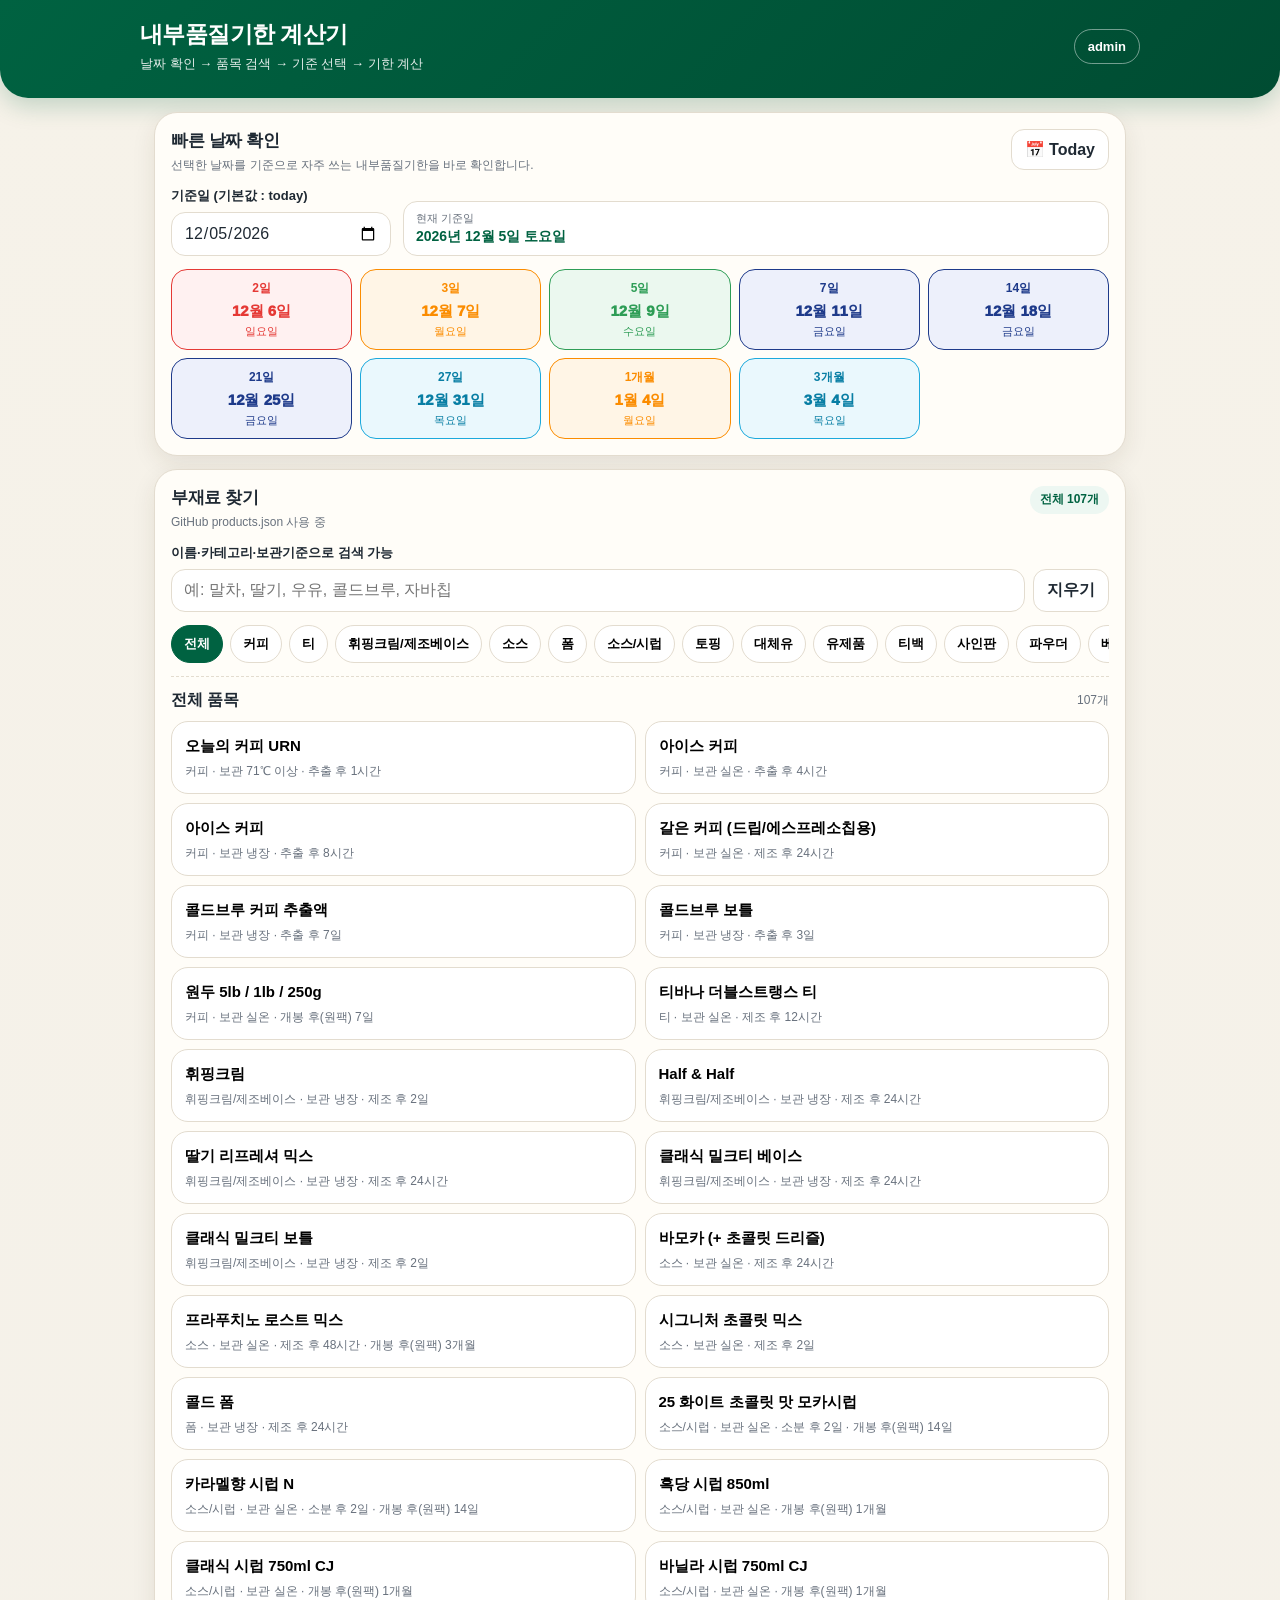
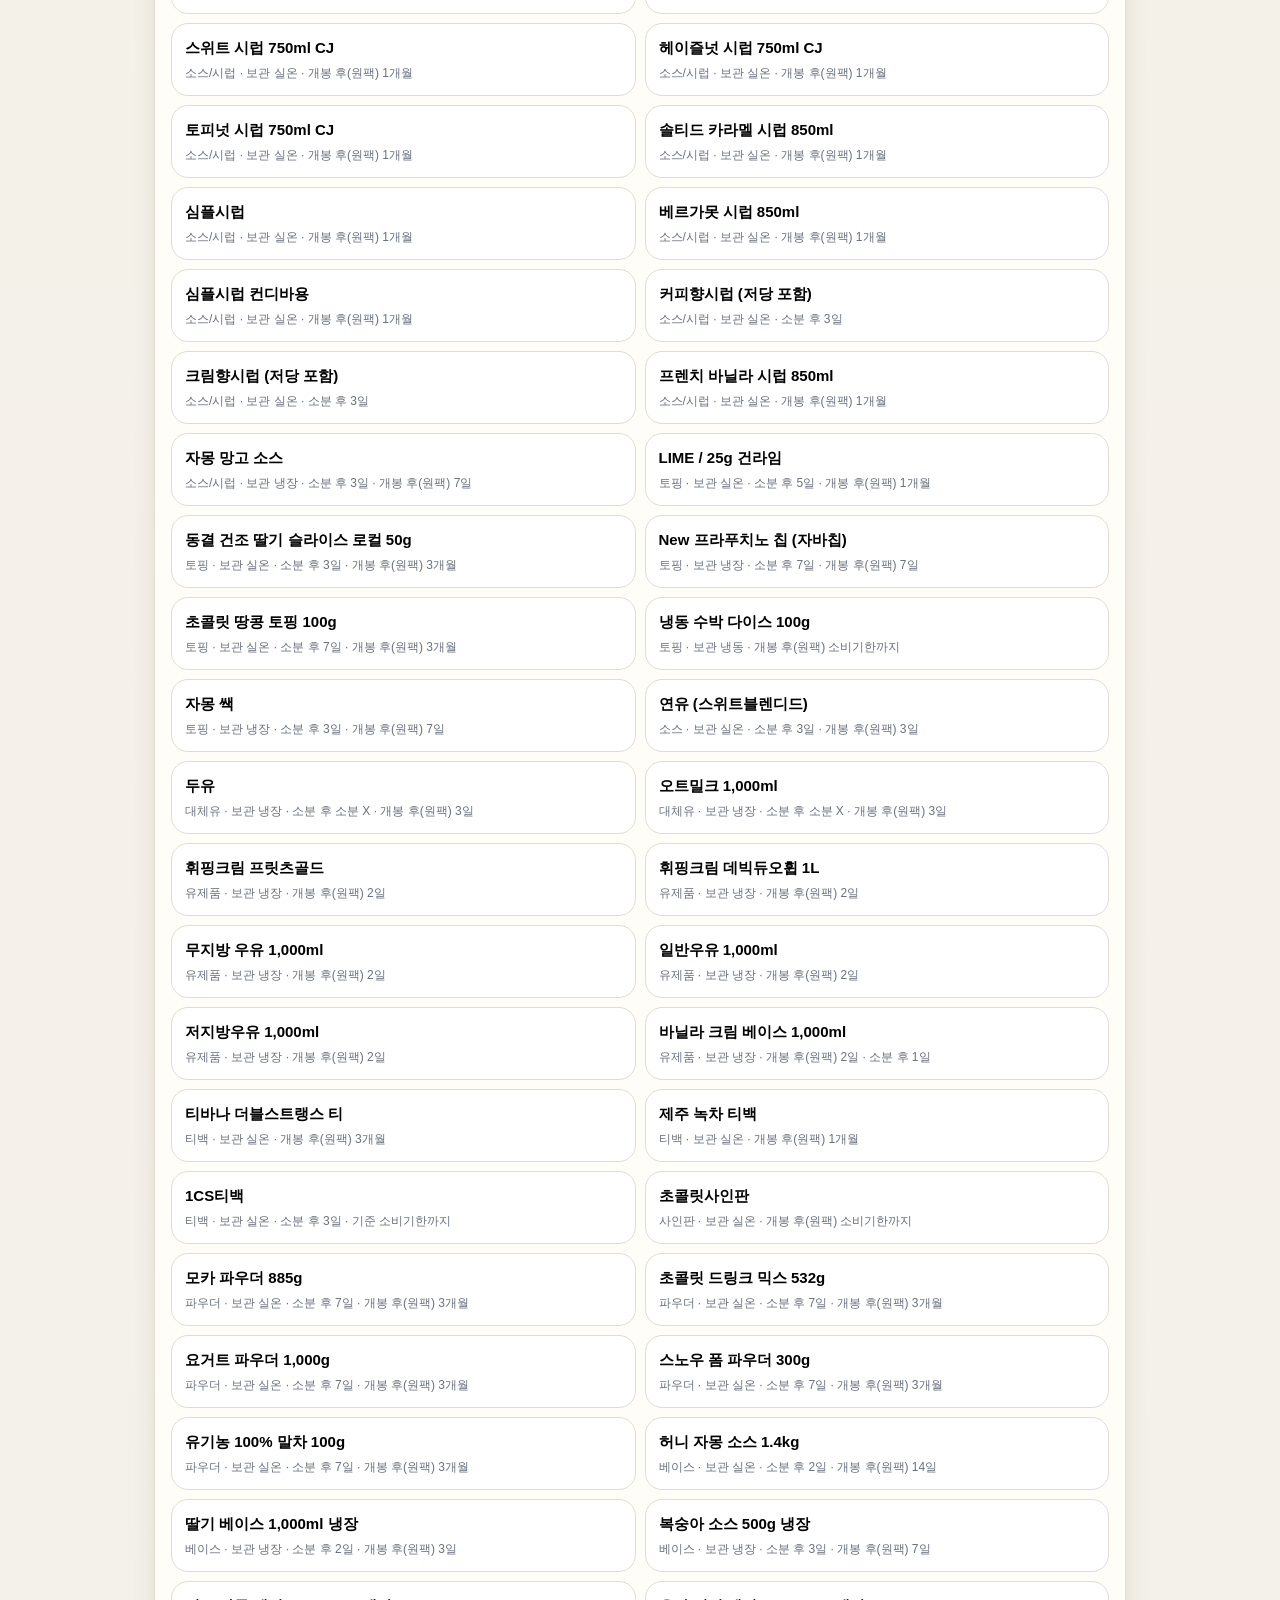
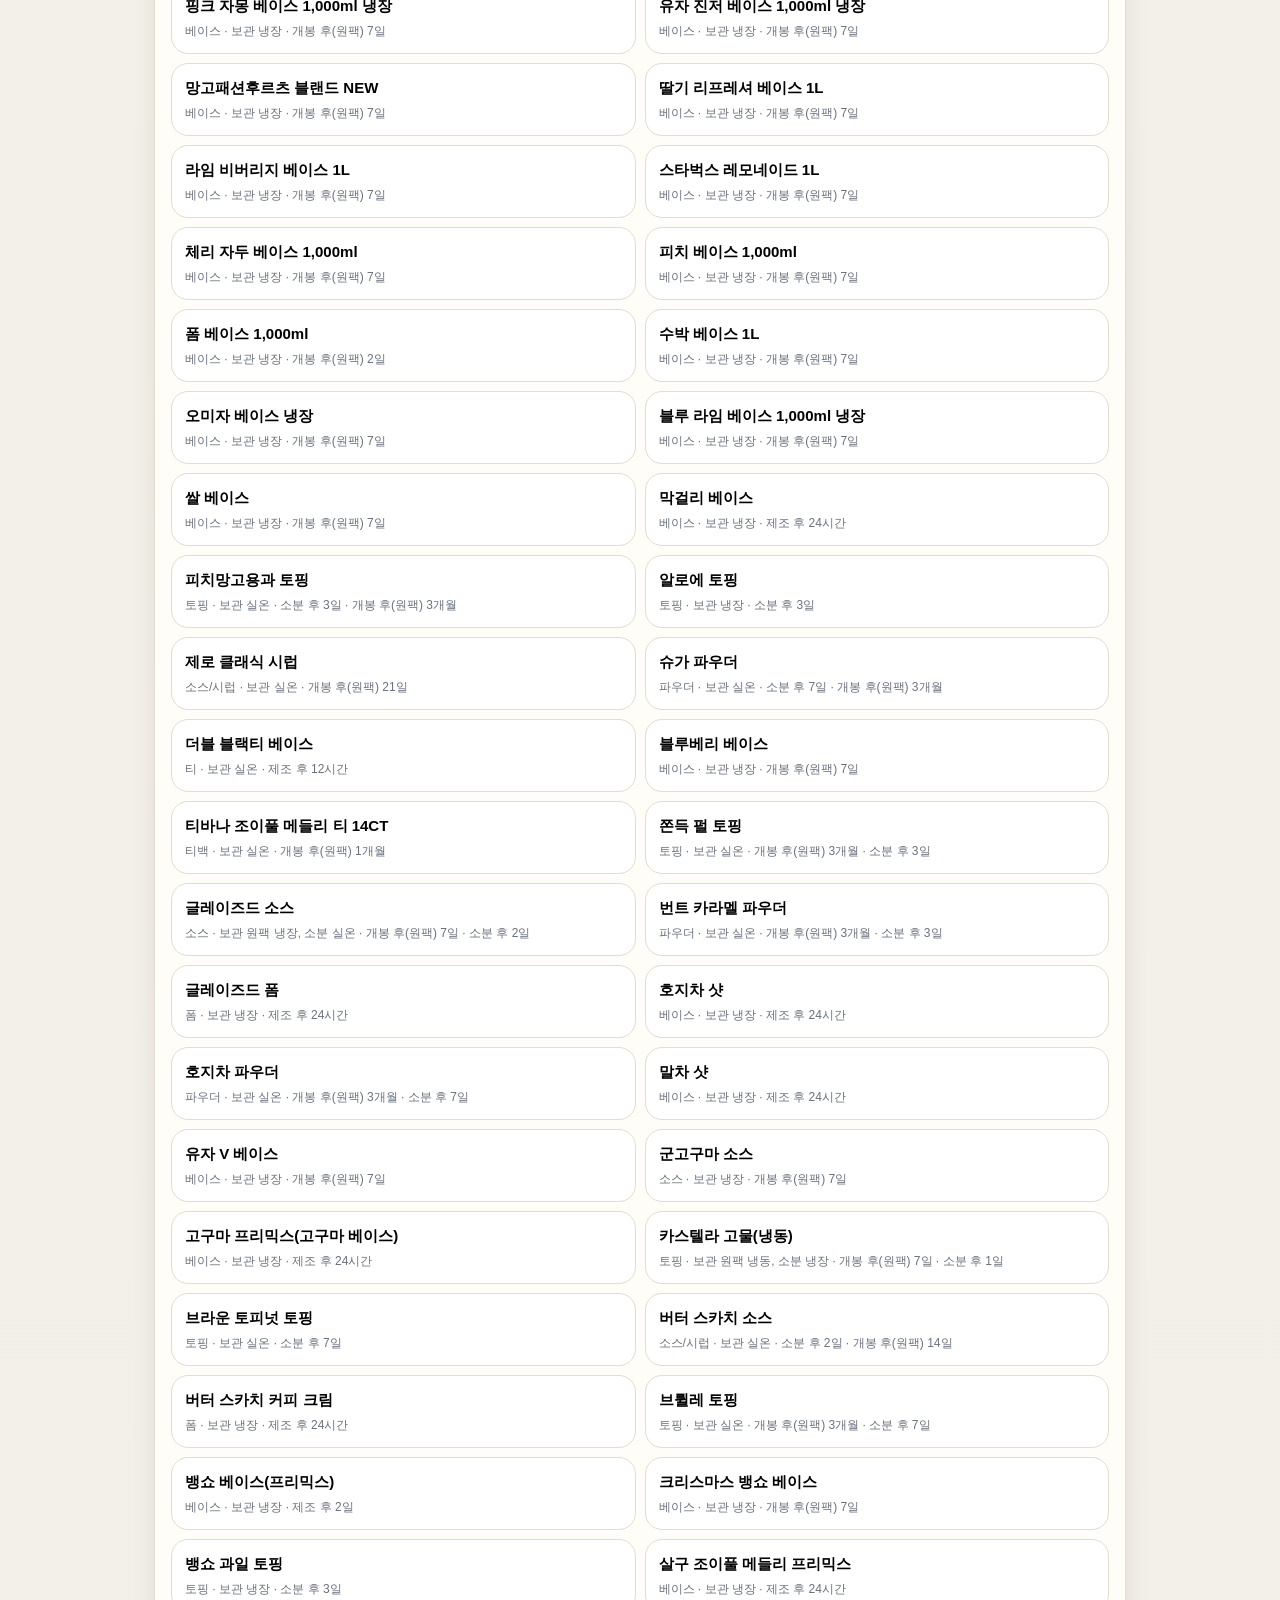
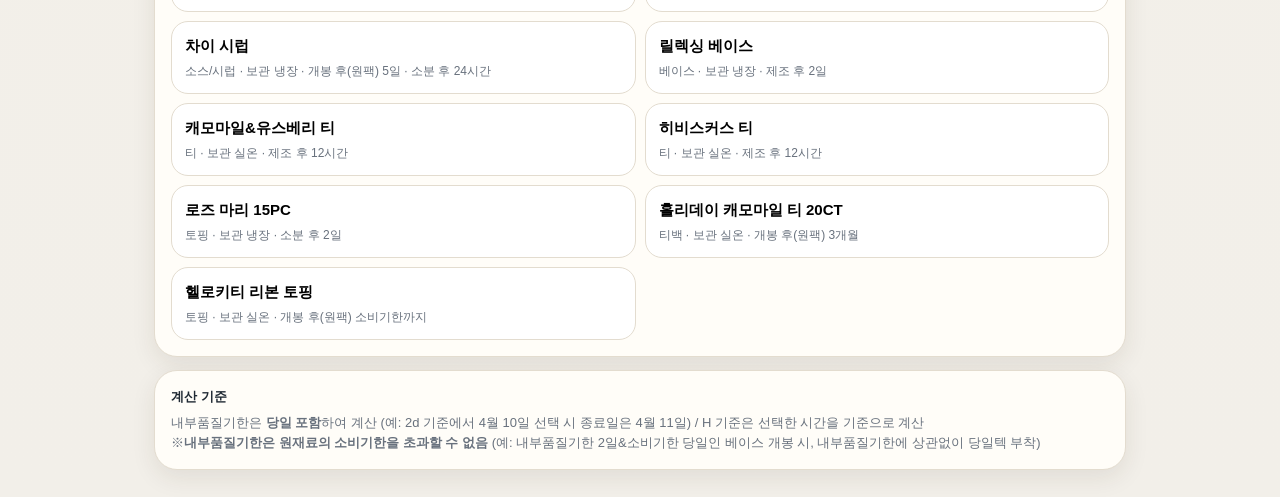
<file: index.html>
<!doctype html>
<html lang="ko">
<head>
  <meta charset="utf-8">
  <meta name="viewport" content="width=device-width,initial-scale=1">
  <meta name="theme-color" content="#006241">
  <title>☕내부품질기한 관리</title>
  <link rel="stylesheet" href="./css/common.css">
  <link rel="stylesheet" href="./css/calculator.css">
</head>
<body>
<header class="site-header">
  <div class="header-inner">
    <div>
      <h1>내부품질기한 계산기</h1>
      <p>날짜 확인 → 품목 검색 → 기준 선택 → 기한 계산</p>
    </div>
    <a class="header-link" href="./admin.html">admin</a>
  </div>
</header>

<main class="container">
  <section class="panel">
    <div class="section-heading">
      <div>
        <h2>빠른 날짜 확인</h2>
        <p> 선택한 날짜를 기준으로 자주 쓰는 내부품질기한을 바로 확인합니다.</p>
      </div>
      <button class="ghost-button" id="resetDateBtn" type="button">📅 Today</button>
    </div>
    <div class="quick-base-row">
      <div class="field">
        <label for="quickBaseDate">기준일 (기본값 : today)</label>
        <input id="quickBaseDate" type="date">
      </div>
      <div class="quick-base-summary">
        <span>현재 기준일</span>
        <strong id="quickBaseSummary"></strong>
      </div>
    </div>
    <div id="quickGrid" class="quick-grid"></div>
  </section>

  <section class="panel">
    <div class="section-heading">
      <div>
        <h2>부재료 찾기</h2>
        <p id="dbStatus">DB를 불러오는 중입니다.</p>
      </div>
      <span id="totalCount" class="count-badge"></span>
    </div>

    <label for="search">이름·카테고리·보관기준으로 검색 가능</label>
    <div class="search-row">
      <input id="search" type="search" placeholder="예: 말차, 딸기, 우유, 콜드브루, 자바칩">
      <button id="clearSearch" class="ghost-button" type="button">지우기</button>
    </div>

    <div id="categoryGrid" class="category-grid"></div>

    <div class="list-header">
      <strong id="categoryTitle">전체 품목</strong>
      <span id="itemCount"></span>
    </div>
    <div id="list" class="item-list"></div>
  </section>

  <section id="result" class="panel result-panel" hidden>
    <div class="result-top">
      <div>
        <h2 id="rName"></h2>
        <div class="chips">
          <span class="chip" id="rCat"></span>
          <span class="chip" id="rStorage"></span>
        </div>
      </div>
      <button id="closeResult" class="icon-button" type="button" aria-label="결과 닫기">×</button>
    </div>

    <dl class="detail-grid">
      <dt>보관기준</dt><dd id="rStorage2"></dd>
      <div id="rRules" class="rule-details"></div>
      <dt>표기법</dt><dd id="rTag"></dd>
      <dt>참고</dt><dd id="rNote"></dd>
    </dl>

    <div class="form-grid">
      <div class="field full">
        <label for="mode">계산 기준</label>
        <select id="mode"></select>
      </div>
      <div class="field">
        <label for="baseDate">기준 날짜 (시작일)</label>
        <input id="baseDate" type="date">
      </div>
      <div class="field" id="hourField">
        <label for="baseHour">기준 시간 </label>
        <select id="baseHour"></select>
      </div>
    </div>

    <div id="expireBox" class="expire-box">
      <div class="expire-title">계산된 내부품질기한 (종료일)</div>
      <div id="expireDate" class="expire-date"></div>
      <div id="expireMeta" class="expire-meta"></div>
    </div>
  </section>

  <section class="panel notice">
    <strong>계산 기준</strong>
    <p>내부품질기한은 <b>당일 포함</b>하여 계산
    (예: 2d 기준에서 4월 10일 선택 시 종료일은 4월 11일) / H 기준은 선택한 시간을 기준으로 계산 <br>
    ※<b>내부품질기한은 원재료의 소비기한을 초과할 수 없음</b> (예: 내부품질기한 2일&소비기한 당일인 베이스 개봉 시, 내부품질기한에 상관없이 당일텍 부착)</p>
  </section>
</main>

<script src="./js/default-products.js"></script>
<script src="./js/db.js"></script>
<script src="./js/calculator.js"></script>
<script src="./js/app.js"></script>
</body>
</html>
</file>
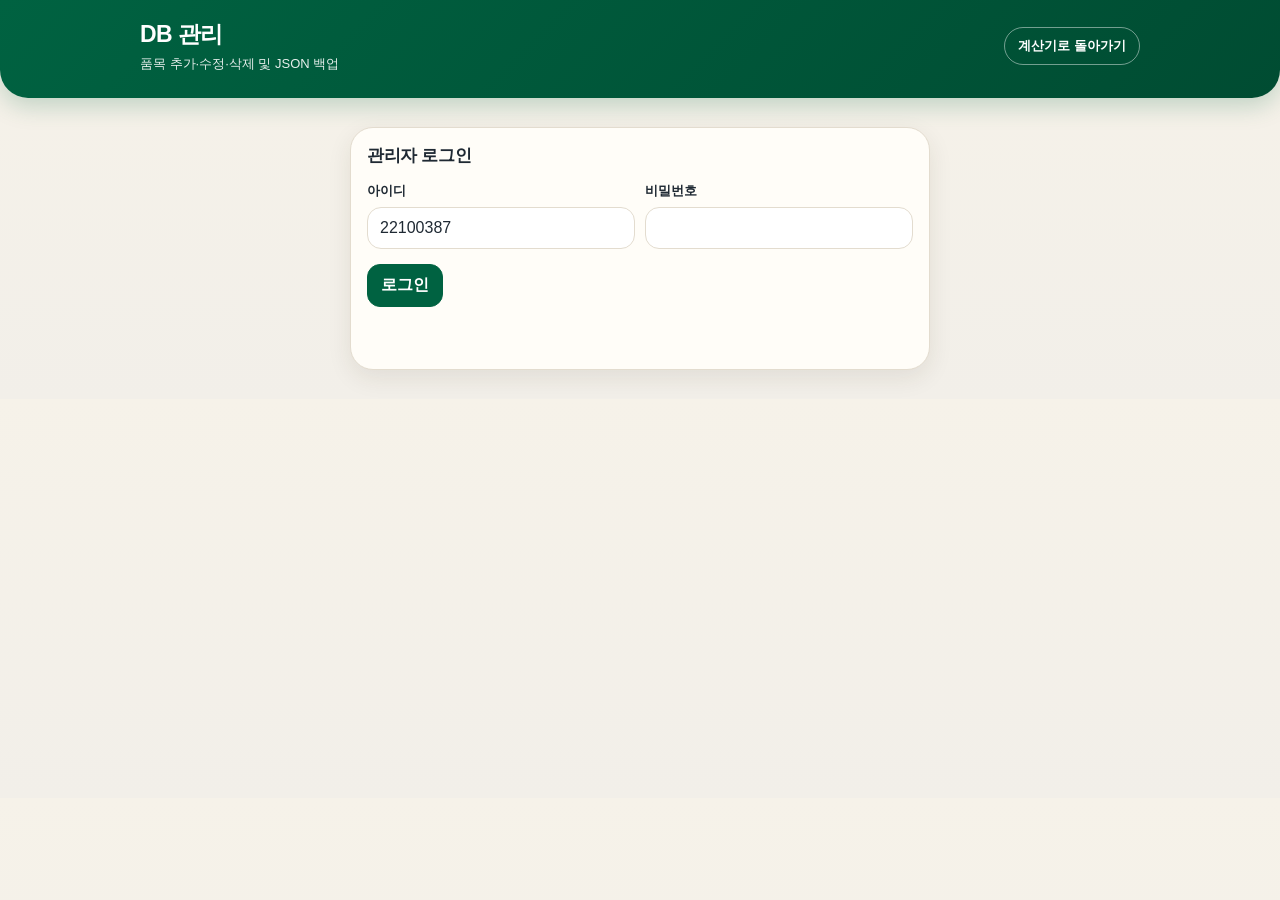
<file: admin.html>
<!doctype html>
<html lang="ko">
<head>
  <meta charset="utf-8">
  <meta name="viewport" content="width=device-width,initial-scale=1">
  <meta name="theme-color" content="#006241">
  <title>내부품질기한 DB 관리</title>
  <link rel="stylesheet" href="./css/common.css">
  <link rel="stylesheet" href="./css/admin.css">
</head>
<body>
<header class="site-header">
  <div class="header-inner">
    <div>
      <h1>DB 관리</h1>
      <p>품목 추가·수정·삭제 및 JSON 백업</p>
    </div>
    <a class="header-link" href="./index.html">계산기로 돌아가기</a>
  </div>
</header>

<main class="container">
  <section id="loginPanel" class="panel login-panel">
    <h2>관리자 로그인</h2>
    <p class="muted"></p>
    <div class="login-grid">
      <div class="field"><label for="adminId">아이디</label><input id="adminId" value="22100387" autocomplete="username"></div>
      <div class="field"><label for="adminPw">비밀번호</label><input id="adminPw" type="password" autocomplete="current-password"></div>
    </div>
    <button id="loginBtn" class="primary-button" type="button">로그인</button>
    <p id="loginMessage" class="form-message"></p>
  </section>

  <div id="adminApp" hidden>
    <section class="panel github-panel">
      <div class="section-heading">
        <div>
          <h2>GitHub 자동 저장 설정</h2>
          <p>품목 저장 시 지정 저장소의 products.json을 자동 커밋합니다.</p>
        </div>
        <span id="githubConnectionBadge" class="count-badge">연결 안 됨</span>
      </div>

      <div class="github-settings-grid">
        <div class="field"><label for="githubOwner">소유자</label><input id="githubOwner" placeholder="예: hahonim"></div>
        <div class="field"><label for="githubRepo">저장소</label><input id="githubRepo" placeholder="예: 내부품질기한관리"></div>
        <div class="field"><label for="githubBranch">브랜치</label><input id="githubBranch" value="main"></div>
        <div class="field"><label for="githubPath">DB 파일 경로</label><input id="githubPath" value="data/products.json"></div>
        <div class="field full"><label for="githubToken">Fine-grained token</label><input id="githubToken" type="password" placeholder="현재 탭 세션에만 보관됩니다" autocomplete="off"></div>
      </div>

      <div class="toolbar github-actions">
        <button id="saveGithubSettingsBtn" class="ghost-button" type="button">설정 저장</button>
        <button id="testGithubBtn" class="ghost-button" type="button">연결 테스트</button>
        <button id="publishGithubBtn" class="primary-button" type="button">현재 DB GitHub에 게시</button>
      </div>

      <p class="security-note">토큰에는 해당 저장소의 <b>Contents: Read and write</b> 권한만 부여하세요. 토큰은 현재 관리자 탭에만 임시 저장됩니다.</p>
    </section>

    <section class="panel toolbar-panel">
      <div class="toolbar">
        <button id="addBtn" class="primary-button" type="button">새 품목 추가</button>
        <button id="exportBtn" class="ghost-button" type="button">JSON 내보내기</button>
        <label class="ghost-button file-button">JSON 가져오기<input id="importInput" type="file" accept=".json,application/json"></label>
        <button id="resetBtn" class="danger-button" type="button">기본 DB로 초기화</button>
        <button id="logoutBtn" class="ghost-button" type="button">로그아웃</button>
      </div>
      <div class="admin-status">
        <span id="adminDbStatus"></span>
        <span id="saveMessage"></span>
      </div>
    </section>

    <section class="admin-layout">
      <aside class="panel admin-list-panel">
        <div class="section-heading compact">
          <h2>품목 목록</h2>
          <span id="adminCount" class="count-badge"></span>
        </div>
        <input id="adminSearch" type="search" placeholder="품목명 또는 카테고리 검색">
        <div id="adminList" class="admin-list"></div>
      </aside>

      <section class="panel editor-panel">
        <div class="section-heading">
          <div>
            <h2 id="editorTitle">품목 편집</h2>
            <p id="editorHint">목록에서 품목을 선택하거나 새 품목을 추가하세요.</p>
          </div>
          <button id="deleteBtn" class="danger-button" type="button" disabled>삭제</button>
        </div>

        <form id="productForm">
          <input id="productId" type="hidden">
          <div class="editor-grid">
            <div class="field full"><label for="name">품목명 *</label><input id="name" required></div>
            <div class="field"><label for="category">카테고리 *</label><input id="category" list="categoryOptions" required><datalist id="categoryOptions"></datalist></div>
            <div class="field"><label for="storage">보관 방법</label><input id="storage"></div>
            <div class="field full rules-editor-section">
              <div class="rules-editor-head">
                <div>
                  <label>계산 기준</label>
                  <p>제조 후·소분 후·개봉 후·해동 후 등 필요한 기준을 자유롭게 추가할 수 있습니다.</p>
                </div>
                <button id="addRuleBtn" class="ghost-button" type="button">기준 추가</button>
              </div>
              <div id="rulesEditor" class="rules-editor"></div>
            </div>

            <div class="field full"><label for="tag">표기 방법</label><input id="tag"></div>
            <div class="field full"><label for="note">참고사항</label><textarea id="note" rows="4"></textarea></div>
            <div class="field full"><label for="keywords">검색 키워드</label><input id="keywords" placeholder="쉼표로 구분"></div>
            <div class="field"><label for="order">정렬 순서</label><input id="order" type="number" min="0"></div>
            <label class="check-field"><input id="enabled" type="checkbox" checked> 계산기 화면에 표시</label>
          </div>

          <div class="form-actions">
            <button class="primary-button" type="submit">저장</button>
            <button id="cancelBtn" class="ghost-button" type="button">입력 취소</button>
          </div>
        </form>
      </section>
    </section>
  </div>
</main>

<script src="./js/default-products.js"></script>
<script src="./js/db.js"></script>
<script src="./js/github.js"></script>
<script src="./js/admin.js"></script>
</body>
</html>
</file>
<file: css/common.css>
:root{
  --green:#006241;--green-dark:#004c32;--cream:#f6f2e9;--card:#fffdf8;
  --line:#e3dccf;--text:#1f2933;--muted:#68717d;--soft:#edf7f2;
  --danger:#b42318;--shadow:0 8px 24px rgba(57,42,20,.09);
}
*{box-sizing:border-box}
html{scroll-behavior:smooth}
body{margin:0;background:linear-gradient(180deg,var(--cream),#f2efe9);font-family:-apple-system,BlinkMacSystemFont,"Apple SD Gothic Neo","Noto Sans KR",Arial,sans-serif;color:var(--text)}
button,input,select,textarea{font:inherit}
button,a{touch-action:manipulation}
.site-header{background:linear-gradient(135deg,var(--green),var(--green-dark));color:#fff;padding:19px 16px 24px;border-radius:0 0 28px 28px;box-shadow:0 8px 24px rgba(0,98,65,.22)}
.header-inner{max-width:1000px;margin:auto;display:flex;justify-content:space-between;align-items:center;gap:16px}
.site-header h1{font-size:23px;margin:0 0 5px;letter-spacing:-.6px}
.site-header p{font-size:13px;margin:0;opacity:.9;line-height:1.45}
.header-link{color:#fff;text-decoration:none;border:1px solid rgba(255,255,255,.45);border-radius:999px;padding:9px 13px;font-size:13px;font-weight:800;white-space:nowrap}
.container{max-width:1000px;margin:0 auto;padding:14px}
.panel{background:var(--card);border:1px solid var(--line);border-radius:23px;padding:16px;margin-bottom:13px;box-shadow:var(--shadow)}
.section-heading{display:flex;justify-content:space-between;align-items:flex-start;gap:12px;margin-bottom:13px}
.section-heading.compact{align-items:center}
.section-heading h2,.panel h2{font-size:17px;margin:0;letter-spacing:-.35px}
.section-heading p,.muted{font-size:12px;color:var(--muted);margin:4px 0 0;line-height:1.5}
label{display:block;font-size:13px;font-weight:850;margin-bottom:7px}
input,select,textarea{width:100%;border:1px solid var(--line);border-radius:14px;padding:11px 12px;background:#fff;color:var(--text);outline:none}
input:focus,select:focus,textarea:focus{border-color:var(--green);box-shadow:0 0 0 3px rgba(0,98,65,.11)}
textarea{resize:vertical}
.primary-button,.ghost-button,.danger-button,.icon-button{border-radius:13px;padding:10px 13px;font-weight:850;cursor:pointer}
.primary-button{border:1px solid var(--green);background:var(--green);color:#fff}
.ghost-button{border:1px solid var(--line);background:#fff;color:var(--text)}
.danger-button{border:1px solid #f0b7b2;background:#fff4f3;color:var(--danger)}
button:disabled{opacity:.45;cursor:not-allowed}
.count-badge{display:inline-flex;align-items:center;min-height:28px;padding:4px 10px;border-radius:999px;background:var(--soft);color:var(--green);font-size:12px;font-weight:900}
.field{min-width:0}
.form-message{font-size:13px;min-height:20px;color:var(--danger)}
.notice{font-size:13px;line-height:1.55;color:var(--muted)}
.notice strong{color:var(--text)}
.notice p{margin:6px 0 0}
@media(max-width:600px){.header-inner{align-items:flex-start}.site-header h1{font-size:21px}.header-link{padding:8px 10px}.container{padding:11px}.panel{border-radius:20px;padding:14px}}
</file>
<file: css/calculator.css>
.quick-grid{display:grid;grid-template-columns:repeat(3,minmax(0,1fr));gap:8px}
.quick-date{border:1px solid var(--line);border-radius:16px;background:#fff;padding:10px 7px;min-height:77px;cursor:pointer}
.quick-date strong,.quick-date span{display:block}
.quick-date strong{font-size:12px;color:var(--green);margin-bottom:5px}
.quick-date .date{font-size:15px;font-weight:950}
.quick-date .day{font-size:11px;color:var(--muted);margin-top:3px}
.quick-date.active{outline:3px solid rgba(0,98,65,.13)}
.search-row{display:grid;grid-template-columns:1fr auto;gap:8px;margin-bottom:12px}
.category-grid{display:flex;gap:7px;overflow:auto;padding:1px 0 10px;scrollbar-width:thin}
.category-button{border:1px solid var(--line);background:#fff;border-radius:999px;padding:9px 12px;font-size:13px;font-weight:850;white-space:nowrap;cursor:pointer}
.category-button.active{background:var(--green);border-color:var(--green);color:#fff}
.list-header{display:flex;justify-content:space-between;align-items:center;border-top:1px dashed var(--line);padding-top:13px;margin-top:3px}
.list-header span{font-size:12px;color:var(--muted)}
.item-list{display:grid;gap:9px;margin-top:10px}
.item-card{border:1px solid var(--line);border-radius:17px;padding:13px;background:#fff;cursor:pointer;text-align:left;width:100%}
.item-card:hover{border-color:#b9cfc4;background:#fbfefc}
.item-card strong{display:block;font-size:15px;line-height:1.4;margin-bottom:6px}
.item-card span{display:block;color:var(--muted);font-size:12px;line-height:1.5}
.empty{padding:25px;text-align:center;color:var(--muted);font-size:13px}
.result-top{display:flex;justify-content:space-between;gap:10px}
.result-top h2{font-size:21px;margin:0 0 9px}
.icon-button{border:1px solid var(--line);background:#fff;font-size:22px;line-height:1;width:40px;height:40px;padding:0}
.chips{display:flex;gap:6px;flex-wrap:wrap}
.chip{background:var(--soft);color:var(--green);border-radius:999px;padding:5px 10px;font-size:12px;font-weight:850}
.detail-grid{display:grid;grid-template-columns:96px 1fr;gap:8px 10px;font-size:14px;line-height:1.55;margin:16px 0}
.detail-grid dt{color:var(--muted);font-weight:800}.detail-grid dd{margin:0}
.form-grid{display:grid;grid-template-columns:1fr 130px;gap:10px}
.form-grid .full{grid-column:1/-1}
.expire-box{margin-top:15px;border:2px solid var(--green);background:#eef8f3;border-radius:22px;padding:16px}
.expire-title{font-size:13px;font-weight:900}.expire-date{font-size:24px;font-weight:1000;letter-spacing:-.7px;margin-top:5px;color:var(--green)}
.expire-meta{font-size:13px;line-height:1.5;margin-top:7px}
.expire-box.invalid{border-color:var(--line);background:#f7f7f7}.expire-box.invalid .expire-date{color:var(--muted)}
@media(min-width:680px){.quick-grid{grid-template-columns:repeat(5,minmax(0,1fr))}.item-list{grid-template-columns:repeat(2,minmax(0,1fr))}}
@media (max-width:500px){
  .form-grid{
    grid-template-columns:1fr 105px;
  }

  .section-heading .ghost-button{
    font-size:12px;
    padding:8px 12px;
    white-space:nowrap;
    width:auto;
    flex-shrink:0;

  }
}

/* 요일별 색상 */
.quick-date.sun,.expire-box.sun{background:#fff1f1;border-color:#e53935}
.quick-date.sun strong,.quick-date.sun .date,.quick-date.sun .day,.expire-box.sun .expire-date{color:#e53935}

.quick-date.mon,.expire-box.mon{background:#fff5e6;border-color:#fb8c00}
.quick-date.mon strong,.quick-date.mon .date,.quick-date.mon .day,.expire-box.mon .expire-date{color:#fb8c00}

.quick-date.tue,.expire-box.tue{background:#fffbe0;border-color:#f6c700}
.quick-date.tue strong,.quick-date.tue .date,.quick-date.tue .day,.expire-box.tue .expire-date{color:#9a7700}

.quick-date.wed,.expire-box.wed{background:#ebf8ef;border-color:#2e9d56}
.quick-date.wed strong,.quick-date.wed .date,.quick-date.wed .day,.expire-box.wed .expire-date{color:#2e9d56}

.quick-date.thu,.expire-box.thu{background:#eaf8fd;border-color:#1ca9dc}
.quick-date.thu strong,.quick-date.thu .date,.quick-date.thu .day,.expire-box.thu .expire-date{color:#087ea4}

.quick-date.fri,.expire-box.fri{background:#edf0fb;border-color:#1e3a8a}
.quick-date.fri strong,.quick-date.fri .date,.quick-date.fri .day,.expire-box.fri .expire-date{color:#1e3a8a}

.quick-date.sat,.expire-box.sat{background:#f7ebfa;border-color:#8e24aa}
.quick-date.sat strong,.quick-date.sat .date,.quick-date.sat .day,.expire-box.sat .expire-date{color:#8e24aa}

.quick-base-row{
  display:grid;
  grid-template-columns:minmax(0,220px) 1fr;
  gap:12px;
  align-items:end;
  margin-bottom:13px;
}
.quick-base-summary{
  min-height:44px;
  border:1px solid var(--line);
  border-radius:14px;
  background:#fff;
  padding:9px 12px;
  display:flex;
  flex-direction:column;
  justify-content:center;
}
.quick-base-summary span{
  font-size:11px;
  color:var(--muted);
  margin-bottom:2px;
}
.quick-base-summary strong{
  font-size:14px;
  color:var(--green);
}
@media(max-width:560px){
  .quick-base-row{grid-template-columns:1fr}
}

.rule-details{display:contents}
</file>
<file: css/admin.css>
.login-panel{max-width:580px;margin:15px auto}
.login-grid{display:grid;grid-template-columns:1fr 1fr;gap:10px;margin:15px 0}
.toolbar{display:flex;flex-wrap:wrap;gap:8px}
.file-button{display:inline-flex;align-items:center;margin:0;cursor:pointer}.file-button input{display:none}
.admin-status{display:flex;justify-content:space-between;gap:10px;margin-top:11px;font-size:12px;color:var(--muted)}
.admin-layout{display:grid;grid-template-columns:340px 1fr;gap:13px}
.admin-list-panel,.editor-panel{margin:0}
.admin-list{display:grid;gap:7px;margin-top:10px;max-height:70vh;overflow:auto;padding-right:3px}
.admin-list-item{width:100%;text-align:left;border:1px solid var(--line);background:#fff;border-radius:14px;padding:11px;cursor:pointer}
.admin-list-item.active{border-color:var(--green);box-shadow:0 0 0 2px rgba(0,98,65,.1)}
.admin-list-item strong,.admin-list-item span{display:block}.admin-list-item strong{font-size:14px}.admin-list-item span{font-size:11px;color:var(--muted);margin-top:5px}
.editor-grid{display:grid;grid-template-columns:1fr 1fr;gap:12px}
.editor-grid .full{grid-column:1/-1}
.rule-fieldset{border:1px solid var(--line);border-radius:16px;padding:12px;min-width:0}
.rule-fieldset legend{font-size:13px;font-weight:900;padding:0 6px}
.rule-grid{display:grid;grid-template-columns:1fr 100px;gap:9px}.rule-grid .full{grid-column:1/-1}
.check-field{display:flex;align-items:center;gap:8px;margin:28px 0 0}.check-field input{width:auto}
.form-actions{display:flex;gap:8px;margin-top:16px}
@media(max-width:800px){.admin-layout{grid-template-columns:1fr}.admin-list{max-height:360px}.editor-grid{grid-template-columns:1fr}.editor-grid .full{grid-column:auto}}
@media(max-width:520px){.login-grid{grid-template-columns:1fr}.admin-status{display:block}.admin-status span{display:block;margin-top:4px}}

.github-settings-grid{display:grid;grid-template-columns:repeat(2,minmax(0,1fr));gap:11px}
.github-settings-grid .full{grid-column:1/-1}
.github-actions{margin-top:13px}
.security-note{margin:11px 0 0;padding:10px 12px;border-radius:13px;background:#fff8e6;color:#725400;font-size:12px;line-height:1.5}
#githubConnectionBadge.connected{background:#e9f7ef;color:#087443}
#githubConnectionBadge.error{background:#fff0ef;color:#b42318}
@media(max-width:600px){.github-settings-grid{grid-template-columns:1fr}.github-settings-grid .full{grid-column:auto}}

.rules-editor-section{border-top:1px dashed var(--line);padding-top:14px}
.rules-editor-head{display:flex;justify-content:space-between;align-items:flex-start;gap:12px;margin-bottom:10px}
.rules-editor-head label{margin:0}.rules-editor-head p{margin:4px 0 0;color:var(--muted);font-size:12px;line-height:1.45}
.rules-editor{display:grid;gap:10px}.rule-editor-row{border:1px solid var(--line);border-radius:16px;padding:12px;background:#fff}
.rule-row-head{display:flex;justify-content:space-between;align-items:center;margin-bottom:10px}.rule-row-head strong{font-size:13px}.rule-row-head .danger-button{padding:7px 10px;font-size:12px}

.rule-preview-wrap{display:flex;align-items:center;justify-content:space-between;gap:12px;padding:10px 12px;border-radius:12px;background:#f2f7f5;border:1px solid #dbe9e3}.rule-preview-wrap span{font-size:12px;color:var(--muted)}.rule-preview-wrap strong{font-size:14px;color:var(--green);text-align:right}.rule-value-field[hidden],.rule-display-field[hidden],.rule-label-select-field[hidden],.rule-label-custom-field[hidden]{display:none}

/* 모바일에서도 안전한 기준 이름 자동완성 */
.rule-label-input-wrap{position:relative}
.rule-label-suggestions{position:absolute;z-index:30;top:calc(100% + 6px);left:0;right:0;max-height:220px;overflow-y:auto;padding:6px;background:#fff;border:1px solid #d0d5dd;border-radius:10px;box-shadow:0 10px 24px rgba(16,24,40,.14)}
.rule-label-suggestions[hidden]{display:none}
.rule-label-suggestion{display:block;width:100%;padding:10px 12px;border:0;border-radius:7px;background:transparent;text-align:left;color:inherit;font:inherit;cursor:pointer}
.rule-label-suggestion:hover,.rule-label-suggestion:focus{background:#f2f4f7;outline:none}
@media (max-width:720px){.rule-label-suggestions{max-height:180px}.rule-label-suggestion{min-height:44px}}
</file>
